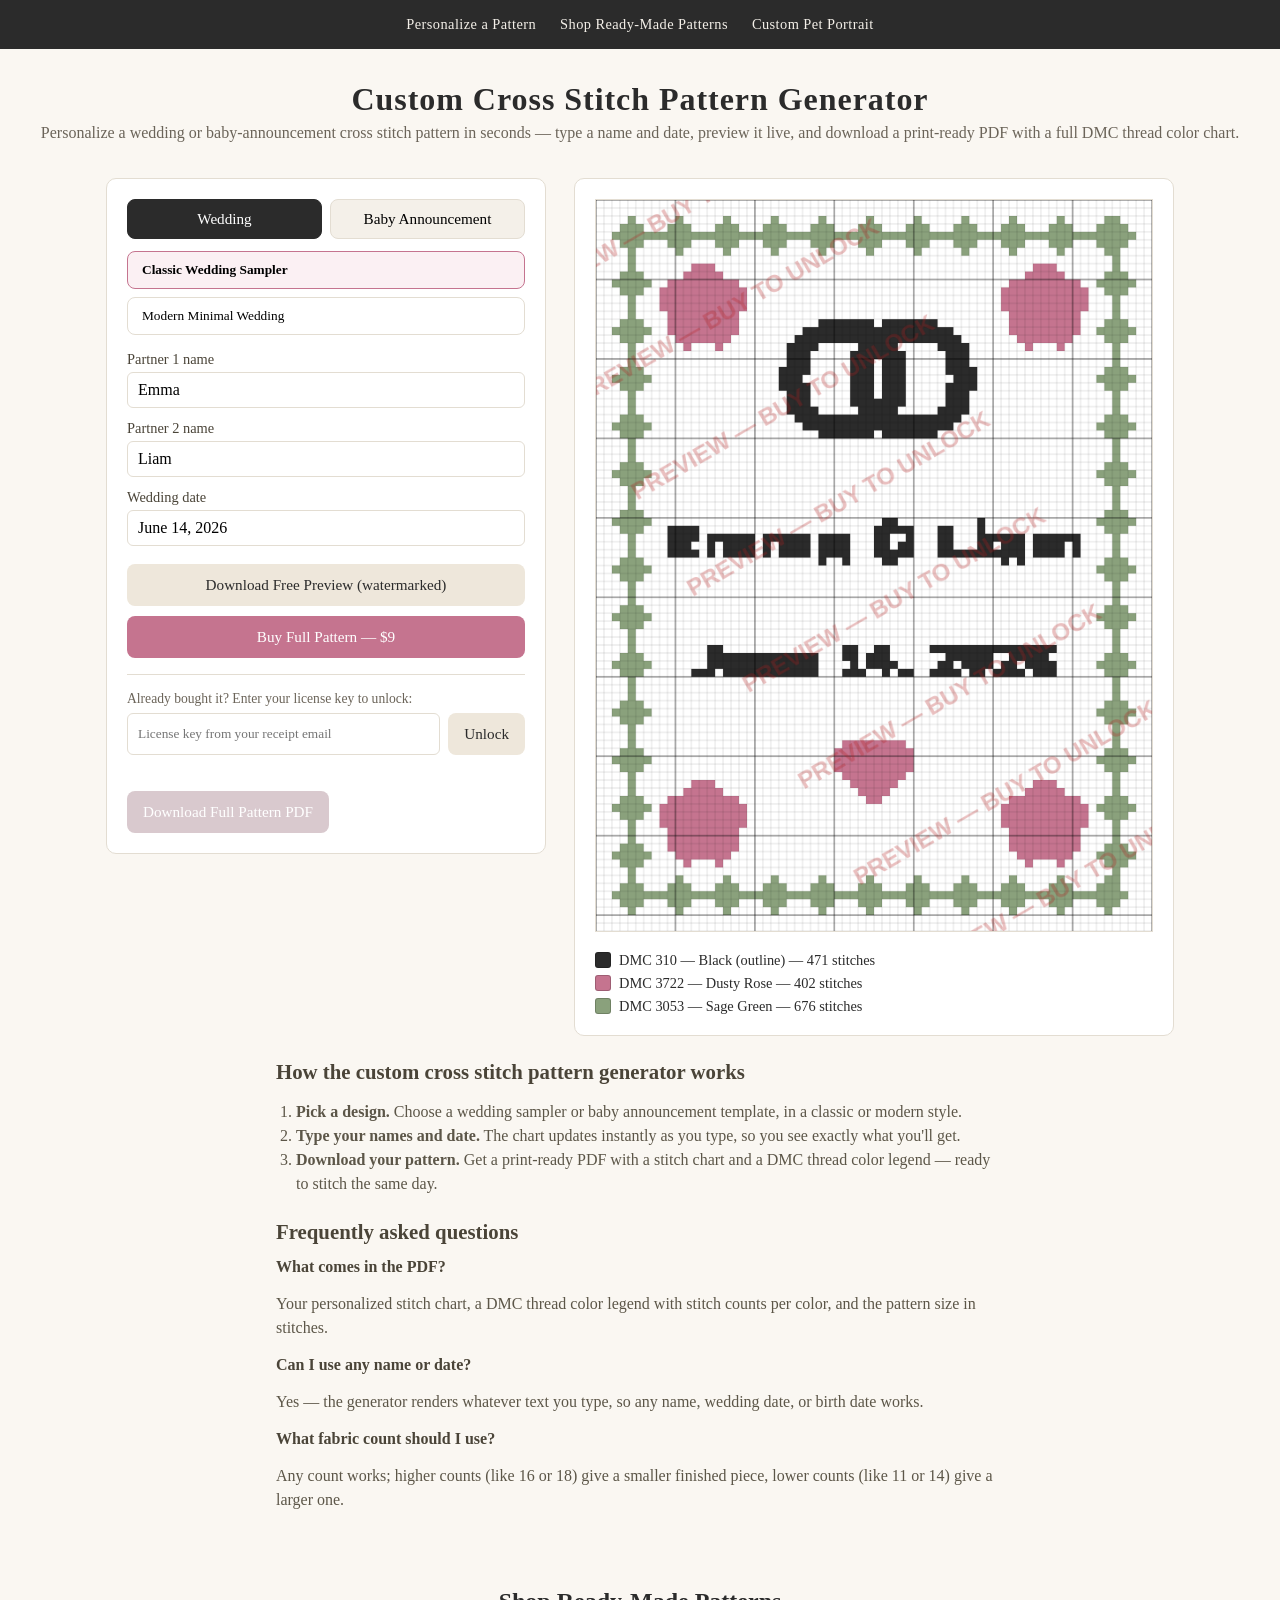
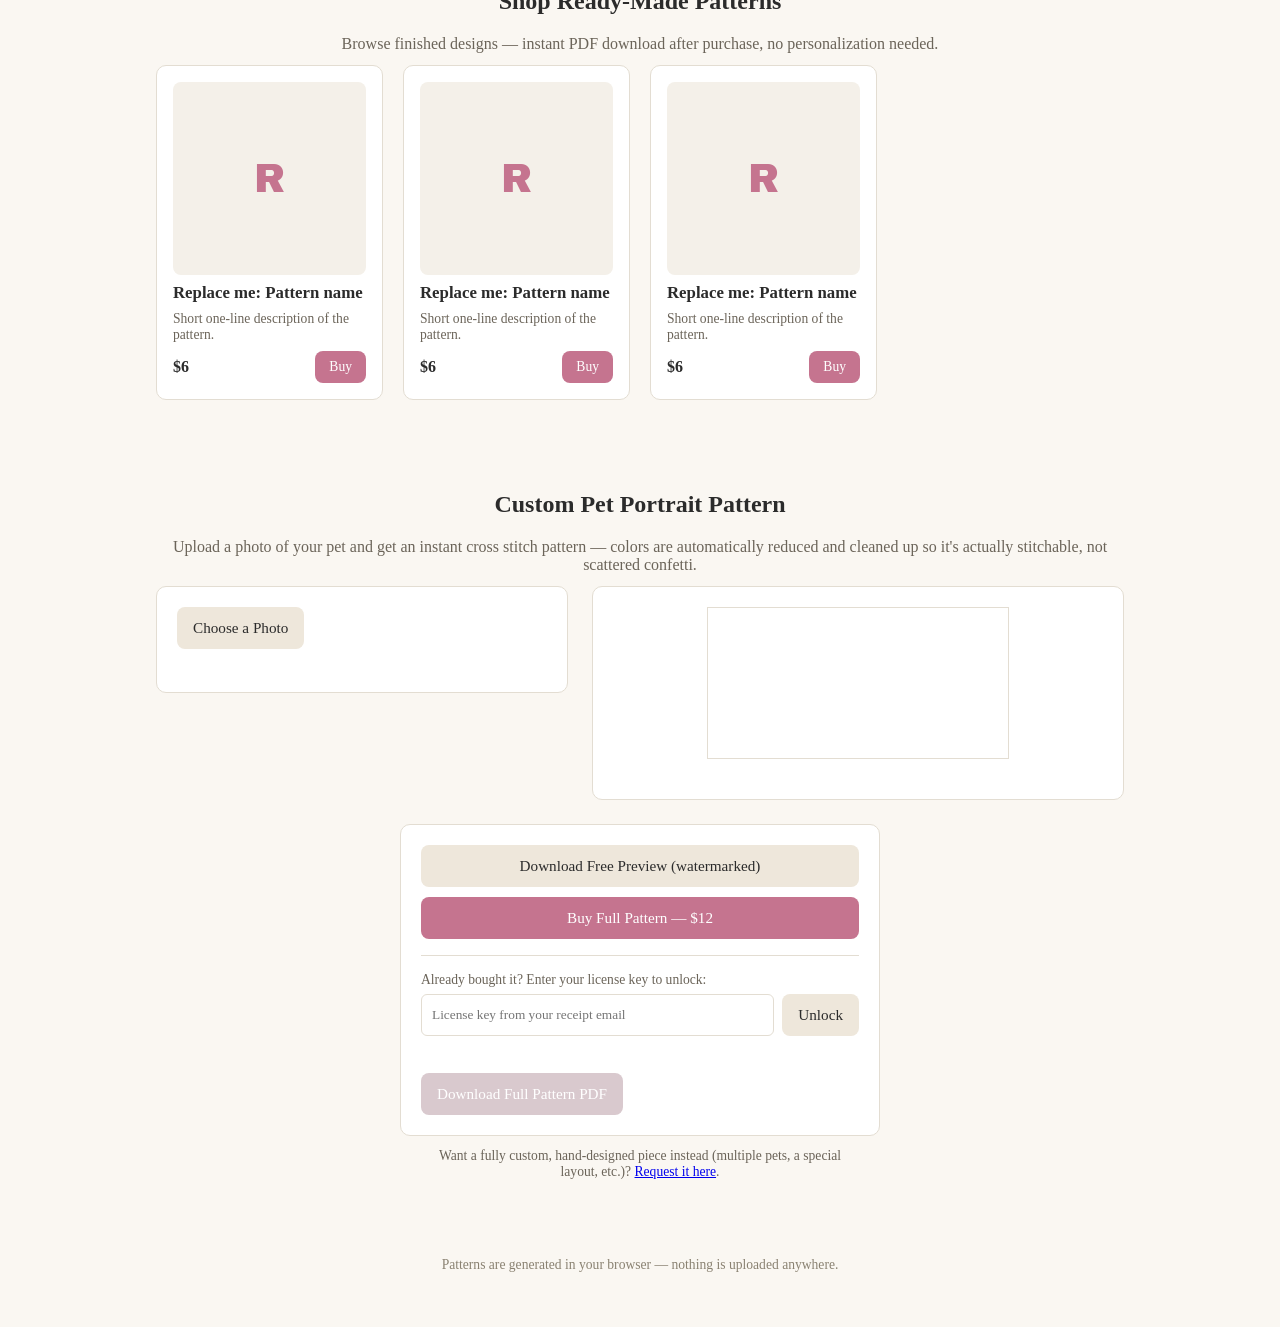
<file: index.html>
<!doctype html>
<html lang="en">
<head>
  <meta charset="UTF-8" />
  <meta name="viewport" content="width=device-width, initial-scale=1.0" />
  <title>Custom Cross Stitch Pattern Generator — Personalized Wedding & Baby Name PDFs | StitchMade</title>
  <meta name="description" content="Type a name and date, pick a wedding or baby-announcement design, and get an instant custom cross stitch pattern PDF with a full DMC thread color chart. No waiting for a designer." />
  <link rel="canonical" href="https://muzzi420.github.io/getscreencloudpc/" />

  <meta property="og:type" content="website" />
  <meta property="og:title" content="Custom Cross Stitch Pattern Generator | StitchMade" />
  <meta property="og:description" content="Personalize a wedding or baby-announcement cross stitch pattern with any name or date and download an instant PDF with DMC colors." />
  <meta property="og:url" content="https://muzzi420.github.io/getscreencloudpc/" />
  <meta name="twitter:card" content="summary" />
  <meta name="twitter:title" content="Custom Cross Stitch Pattern Generator | StitchMade" />
  <meta name="twitter:description" content="Personalize a wedding or baby-announcement cross stitch pattern with any name or date and download an instant PDF with DMC colors." />

  <link rel="stylesheet" href="style.css" />

  <script type="application/ld+json">
  {
    "@context": "https://schema.org",
    "@type": "WebApplication",
    "name": "StitchMade Custom Cross Stitch Pattern Generator",
    "url": "https://muzzi420.github.io/getscreencloudpc/",
    "applicationCategory": "DesignApplication",
    "operatingSystem": "Any (runs in browser)",
    "description": "Generate a personalized wedding or baby-announcement cross stitch pattern PDF instantly by typing a name and date.",
    "offers": {
      "@type": "Offer",
      "priceCurrency": "USD",
      "price": "9"
    }
  }
  </script>
</head>
<body>
  <nav class="site-nav">
    <a href="#personalize">Personalize a Pattern</a>
    <a href="#shop">Shop Ready-Made Patterns</a>
    <a href="#custom-pet">Custom Pet Portrait</a>
  </nav>

  <section id="personalize">
    <header class="site-header">
      <h1>Custom Cross Stitch Pattern Generator</h1>
      <p>Personalize a wedding or baby-announcement cross stitch pattern in seconds — type a name and date, preview it live, and download a print-ready PDF with a full DMC thread color chart.</p>
    </header>

    <main class="layout">
      <section class="controls">
        <div id="category-tabs" class="tabs"></div>
        <div id="template-cards" class="cards"></div>

        <div id="form-fields" class="form"></div>

        <div class="actions">
          <button id="download-preview-btn" class="btn secondary">Download Free Preview (watermarked)</button>
          <a id="buy-link" class="btn primary" target="_blank" rel="noopener">Buy Full Pattern — <span id="price-label"></span></a>
        </div>

        <div class="unlock-box">
          <label for="license-key-input">Already bought it? Enter your license key to unlock:</label>
          <div class="unlock-row">
            <input id="license-key-input" type="text" placeholder="License key from your receipt email" />
            <button id="unlock-btn" class="btn secondary">Unlock</button>
          </div>
          <p id="unlock-status" class="status"></p>
        </div>

        <button id="download-full-btn" class="btn primary" disabled>Download Full Pattern PDF</button>
      </section>

      <section class="preview">
        <canvas id="preview-canvas"></canvas>
        <div id="legend" class="legend"></div>
      </section>
    </main>

    <section class="info-section">
      <h2>How the custom cross stitch pattern generator works</h2>
      <ol>
        <li><strong>Pick a design.</strong> Choose a wedding sampler or baby announcement template, in a classic or modern style.</li>
        <li><strong>Type your names and date.</strong> The chart updates instantly as you type, so you see exactly what you'll get.</li>
        <li><strong>Download your pattern.</strong> Get a print-ready PDF with a stitch chart and a DMC thread color legend — ready to stitch the same day.</li>
      </ol>
    </section>

    <section class="info-section">
      <h2>Frequently asked questions</h2>
      <h3>What comes in the PDF?</h3>
      <p>Your personalized stitch chart, a DMC thread color legend with stitch counts per color, and the pattern size in stitches.</p>
      <h3>Can I use any name or date?</h3>
      <p>Yes — the generator renders whatever text you type, so any name, wedding date, or birth date works.</p>
      <h3>What fabric count should I use?</h3>
      <p>Any count works; higher counts (like 16 or 18) give a smaller finished piece, lower counts (like 11 or 14) give a larger one.</p>
    </section>
  </section>

  <section id="shop" class="shop-section">
    <header class="site-header">
      <h2>Shop Ready-Made Patterns</h2>
      <p>Browse finished designs — instant PDF download after purchase, no personalization needed.</p>
    </header>
    <div id="shop-grid" class="shop-grid"></div>
  </section>

  <section id="custom-pet" class="pet-section">
    <header class="site-header">
      <h2>Custom Pet Portrait Pattern</h2>
      <p>Upload a photo of your pet and get an instant cross stitch pattern — colors are automatically reduced and cleaned up so it's actually stitchable, not scattered confetti.</p>
    </header>

    <div class="pet-tool">
      <div class="pet-upload">
        <label for="pet-photo-input" class="btn secondary">Choose a Photo</label>
        <input id="pet-photo-input" type="file" accept="image/*" hidden />
        <div id="pet-controls" class="pet-controls" style="display:none">
          <label>Pattern size
            <select id="pet-size-select">
              <option value="small">Small (~50 stitches)</option>
              <option value="medium" selected>Medium (~70 stitches)</option>
              <option value="large">Large (~95 stitches)</option>
            </select>
          </label>
          <label>Number of thread colors: <span id="pet-color-count-label">12</span>
            <input id="pet-color-count" type="range" min="6" max="20" value="12" />
          </label>
          <button id="pet-regenerate-btn" class="btn secondary">Regenerate</button>
        </div>
        <p id="pet-status" class="status"></p>
      </div>

      <div class="pet-preview">
        <canvas id="pet-preview-canvas"></canvas>
        <div id="pet-legend" class="legend"></div>
      </div>
    </div>

    <div class="pet-purchase">
      <div class="actions">
        <button id="pet-download-preview-btn" class="btn secondary">Download Free Preview (watermarked)</button>
        <a id="pet-buy-link" class="btn primary" target="_blank" rel="noopener">Buy Full Pattern — <span id="pet-price-label"></span></a>
      </div>

      <div class="unlock-box">
        <label for="pet-license-key-input">Already bought it? Enter your license key to unlock:</label>
        <div class="unlock-row">
          <input id="pet-license-key-input" type="text" placeholder="License key from your receipt email" />
          <button id="pet-unlock-btn" class="btn secondary">Unlock</button>
        </div>
        <p id="pet-unlock-status" class="status"></p>
      </div>

      <button id="pet-download-full-btn" class="btn primary" disabled>Download Full Pattern PDF</button>
    </div>

    <div class="pet-cta">
      <p class="pet-note">Want a fully custom, hand-designed piece instead (multiple pets, a special layout, etc.)? <a id="pet-form-link" target="_blank" rel="noopener">Request it here</a>.</p>
    </div>
  </section>

  <footer class="site-footer">
    <p>Patterns are generated in your browser — nothing is uploaded anywhere.</p>
  </footer>

  <script src="vendor/jspdf.umd.min.js"></script>
  <script src="config.js"></script>
  <script src="motifs.js"></script>
  <script src="textRaster.js"></script>
  <script src="templates.js"></script>
  <script src="renderer.js"></script>
  <script src="pdfExport.js"></script>
  <script src="products.js"></script>
  <script src="shop.js"></script>
  <script src="dmcPalette.js"></script>
  <script src="photoConverter.js"></script>
  <script src="pet.js"></script>
  <script src="app.js"></script>
</body>
</html>
</file>
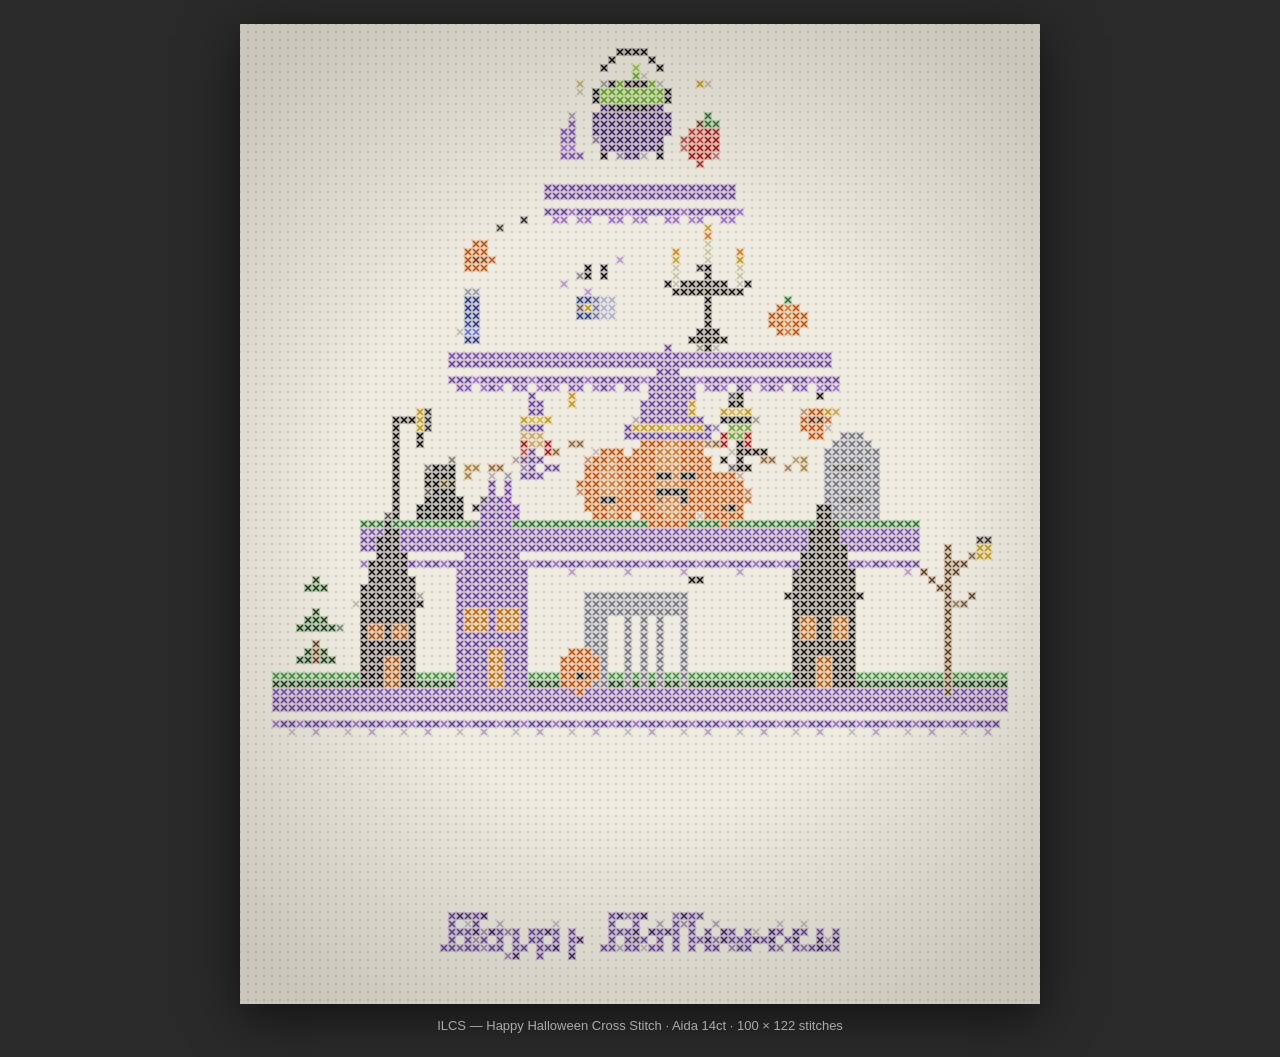
<file: halloween_crossstitch.html>
<!doctype html>
<html lang="en">
<head>
<meta charset="UTF-8">
<title>Happy Halloween — Cross Stitch Finished Piece</title>
<style>
  * { margin: 0; padding: 0; box-sizing: border-box; }
  body {
    background: #2a2a2a;
    display: flex;
    flex-direction: column;
    align-items: center;
    justify-content: center;
    min-height: 100vh;
    font-family: sans-serif;
    padding: 24px;
  }
  canvas {
    display: block;
    max-width: 100%;
    box-shadow: 0 12px 48px rgba(0,0,0,0.6);
  }
  p {
    color: #aaa;
    font-size: 13px;
    margin-top: 14px;
  }
</style>
</head>
<body>
<canvas id="c"></canvas>
<p>ILCS — Happy Halloween Cross Stitch · Aida 14ct · 100 × 122 stitches</p>
<script>
// ─── CANVAS SETUP ───────────────────────────────────────────────────
const W = 800, H = 980;
const S = 8; // stitch cell size in pixels  →  100 × 122 stitches

const canvas = document.getElementById('c');
canvas.width  = W;
canvas.height = H;
const ctx = canvas.getContext('2d');

// ─── COLOUR PALETTE ─────────────────────────────────────────────────
const P = {
  purple      : '#7B4FB8',
  purpleMid   : '#9060CC',
  purpleDark  : '#4E2880',
  purpleLight : '#B880E8',
  purplePale  : '#D8B0F8',
  orange      : '#E06010',
  orangeLight : '#F09040',
  black       : '#181418',
  green       : '#2E8C38',
  greenDark   : '#1A5022',
  greenLight  : '#4AB050',
  lime        : '#78CC28',
  limeBright  : '#A8EE40',
  white       : '#F4F4F0',
  cream       : '#FAF8EE',
  gold        : '#E8B820',
  goldLight   : '#F8D858',
  red         : '#C81C1C',
  redLight    : '#E84040',
  brown       : '#7A4E28',
  brownLight  : '#B07840',
  grey        : '#8888A0',
  greyLight   : '#B8B8C8',
  greyDark    : '#606070',
  blue        : '#3848A0',
  tan         : '#C89848',
  skin        : '#EEC878',
  skinGreen   : '#88C048',
  candleWax   : '#F0EAC8',
  aida        : '#EEEAE0',
  aidaDot     : '#C8C2B2',
};

// hex → [r,g,b]
function rgb(hex) {
  return [parseInt(hex.slice(1,3),16), parseInt(hex.slice(3,5),16), parseInt(hex.slice(5,7),16)];
}
// is pixel near background white?
function isBg(r,g,b) { return r > 228 && g > 225 && b > 215; }

// ─── OFFSCREEN CANVAS (draw the scene here, then convert to stitches)
const off = document.createElement('canvas');
off.width = W; off.height = H;
const oc = off.getContext('2d');

// ────────────────────────────────────────────────────────────────────
// HELPERS
// ────────────────────────────────────────────────────────────────────
function star(c, cx, cy, r1, r2, pts) {
  c.beginPath();
  for (let i = 0; i < pts * 2; i++) {
    const a = (i * Math.PI) / pts - Math.PI / 2;
    const r = i % 2 === 0 ? r2 : r1;
    i === 0 ? c.moveTo(cx + r*Math.cos(a), cy + r*Math.sin(a))
             : c.lineTo(cx + r*Math.cos(a), cy + r*Math.sin(a));
  }
  c.closePath();
  c.fill();
}

function pumpkinFace(c, cx, cy, sc) {
  c.fillStyle = P.black;
  // left eye
  c.beginPath();
  c.moveTo(cx-sc*0.55, cy-sc*0.25);
  c.lineTo(cx-sc*0.25, cy-sc*0.55);
  c.lineTo(cx+sc*0.05, cy-sc*0.25);
  c.closePath(); c.fill();
  // right eye
  c.beginPath();
  c.moveTo(cx+sc*0.25, cy-sc*0.25);
  c.lineTo(cx+sc*0.55, cy-sc*0.55);
  c.lineTo(cx+sc*0.85, cy-sc*0.25);
  c.closePath(); c.fill();
  // jagged mouth
  c.beginPath();
  c.moveTo(cx-sc*0.55, cy+sc*0.15);
  c.lineTo(cx-sc*0.35, cy+sc*0.55);
  c.lineTo(cx-sc*0.15, cy+sc*0.15);
  c.lineTo(cx+sc*0.05, cy+sc*0.55);
  c.lineTo(cx+sc*0.25, cy+sc*0.15);
  c.lineTo(cx+sc*0.45, cy+sc*0.55);
  c.lineTo(cx+sc*0.65, cy+sc*0.15);
  c.fill();
}

function witchHat(c, cx, cy, w, col) {
  c.fillStyle = col;
  // brim
  c.beginPath();
  c.ellipse(cx, cy, w*1.3, w*0.28, 0, 0, Math.PI*2);
  c.fill();
  // cone
  c.beginPath();
  c.moveTo(cx-w, cy);
  c.lineTo(cx, cy-w*2.4);
  c.lineTo(cx+w, cy);
  c.closePath(); c.fill();
  // band
  c.fillStyle = P.gold;
  c.fillRect(cx-w*1.0, cy-10, w*2, 10);
  c.fillStyle = P.goldLight;
  c.fillRect(cx-8, cy-9, 16, 9);
}

function witchFigure(c, bx, by, dir, bodyCol, skinCol) {
  const d = dir === 'right' ? 1 : -1;
  // broom handle
  c.strokeStyle = P.brownLight;
  c.lineWidth = 4;
  c.beginPath();
  c.moveTo(bx - d*52, by+18);
  c.lineTo(bx + d*55, by-14);
  c.stroke();
  // bristles
  c.fillStyle = P.tan;
  c.beginPath();
  c.moveTo(bx - d*52, by+14);
  c.lineTo(bx - d*72, by+6);
  c.lineTo(bx - d*72, by+28);
  c.closePath(); c.fill();

  // robe
  c.fillStyle = bodyCol;
  c.beginPath();
  c.moveTo(bx, by-12);
  c.lineTo(bx - d*14, by+22);
  c.lineTo(bx + d*6, by+22);
  c.closePath(); c.fill();
  // arms
  c.strokeStyle = bodyCol;
  c.lineWidth = 5;
  c.beginPath();
  c.moveTo(bx, by+4);
  c.lineTo(bx + d*22, by+16);
  c.stroke();
  c.beginPath();
  c.moveTo(bx, by+4);
  c.lineTo(bx - d*28, by+2);
  c.stroke();
  // head
  c.fillStyle = skinCol;
  c.beginPath();
  c.arc(bx, by-18, 13, 0, Math.PI*2);
  c.fill();
  // hair
  c.fillStyle = P.red;
  c.beginPath();
  c.moveTo(bx-13, by-18);
  c.lineTo(bx-20, by+4);
  c.lineTo(bx-5, by-6);
  c.closePath(); c.fill();
  c.beginPath();
  c.moveTo(bx+13, by-18);
  c.lineTo(bx+20, by+4);
  c.lineTo(bx+5, by-6);
  c.closePath(); c.fill();
  witchHat(c, bx, by-30, 15, bodyCol);
}

function catFigure(c, cx, cy) {
  c.fillStyle = '#0E0E12';
  // body
  c.beginPath();
  c.ellipse(cx, cy-20, 24, 20, 0, 0, Math.PI*2); c.fill();
  // head
  c.beginPath();
  c.arc(cx, cy-48, 16, 0, Math.PI*2); c.fill();
  // ears
  c.beginPath();
  c.moveTo(cx-16, cy-57); c.lineTo(cx-9, cy-75); c.lineTo(cx-2, cy-58);
  c.closePath(); c.fill();
  c.beginPath();
  c.moveTo(cx+16, cy-57); c.lineTo(cx+9, cy-75); c.lineTo(cx+2, cy-58);
  c.closePath(); c.fill();
  // tail
  c.strokeStyle = '#0E0E12';
  c.lineWidth = 6;
  c.beginPath();
  c.moveTo(cx+24, cy-20);
  c.quadraticCurveTo(cx+50, cy-18, cx+46, cy-46);
  c.stroke();
  // eyes
  c.fillStyle = P.gold;
  c.beginPath();
  c.ellipse(cx-6, cy-50, 5, 4, -0.2, 0, Math.PI*2); c.fill();
  c.beginPath();
  c.ellipse(cx+6, cy-50, 5, 4, 0.2, 0, Math.PI*2); c.fill();
  c.fillStyle = '#0E0E12';
  c.beginPath();
  c.ellipse(cx-6, cy-50, 2, 4, 0, 0, Math.PI*2); c.fill();
  c.beginPath();
  c.ellipse(cx+6, cy-50, 2, 4, 0, 0, Math.PI*2); c.fill();
}

function house(c, x, groundY, w, wallH, roofH, wallCol, winCol) {
  c.fillStyle = wallCol;
  c.fillRect(x - w/2, groundY - wallH, w, wallH);
  // roof
  c.beginPath();
  c.moveTo(x - w/2 - 6, groundY - wallH);
  c.lineTo(x, groundY - wallH - roofH);
  c.lineTo(x + w/2 + 6, groundY - wallH);
  c.closePath(); c.fill();
  // windows
  c.fillStyle = winCol;
  c.fillRect(x - w/2 + 8, groundY - wallH + 14, Math.floor(w*0.28), Math.floor(wallH*0.24));
  c.fillRect(x + w*0.08, groundY - wallH + 14, Math.floor(w*0.28), Math.floor(wallH*0.24));
  // door
  c.fillRect(x - 8, groundY - Math.floor(wallH*0.42), 16, Math.floor(wallH*0.42));
}

function gate(c, cx, groundY) {
  c.fillStyle = P.grey;
  // posts
  c.fillRect(cx-52, groundY-96, 10, 96);
  c.fillRect(cx+42, groundY-96, 10, 96);
  // cross bars
  c.fillRect(cx-52, groundY-96, 104, 10);
  c.fillRect(cx-44, groundY-82, 88, 8);
  // bars with spikes
  for (let bx = cx-38; bx <= cx+38; bx += 14) {
    c.fillRect(bx-3, groundY-82, 6, 82);
    c.beginPath();
    c.moveTo(bx-3, groundY-82);
    c.lineTo(bx, groundY-96);
    c.lineTo(bx+3, groundY-82);
    c.closePath(); c.fill();
  }
}

// ────────────────────────────────────────────────────────────────────
// DRAW SCENE ON OFFSCREEN CANVAS
// ────────────────────────────────────────────────────────────────────
function drawScene() {
  const cx = W / 2;

  // Fill with Aida background (will be replaced by real Aida texture later)
  oc.fillStyle = P.aida;
  oc.fillRect(0, 0, W, H);

  // ── TIER LAYOUT ──────────────────────────────────────────────────
  // 4 tiered shelves, pyramid shape
  const tiers = [
    { l: cx-95,  r: cx+95,  t: 42,  b: 178 },
    { l: cx-190, r: cx+190, t: 195, b: 348 },
    { l: cx-278, r: cx+278, t: 363, b: 528 },
    { l: cx-365, r: cx+365, t: 543, b: 688 },
  ];

  function shelf(tier) {
    const { l, r, b } = tier;
    // Main bar
    oc.fillStyle = P.purple;
    oc.fillRect(l, b-20, r-l, 20);
    // Highlight stripe
    oc.fillStyle = P.purpleMid;
    oc.fillRect(l, b-20, r-l, 6);
    // Scallops below
    const sr = 14;
    oc.fillStyle = P.purple;
    for (let x = l + sr; x < r; x += sr * 2) {
      oc.beginPath();
      oc.arc(x, b + sr*0.35, sr, 0, Math.PI);
      oc.fill();
    }
    // Scallop highlight tops
    oc.fillStyle = P.purpleMid;
    for (let x = l + sr; x < r; x += sr * 2) {
      oc.beginPath();
      oc.arc(x, b + sr*0.35, sr, 0.1, Math.PI-0.1);
      oc.lineWidth = 3;
      oc.strokeStyle = P.purpleLight;
      oc.stroke();
    }
  }
  tiers.forEach(shelf);

  // ── TIER 1 TOP — Cauldron, Apple, Bottles, Stars ─────────────────
  const t1 = tiers[0], base1 = t1.b - 20;

  // Stars
  oc.fillStyle = P.gold;
  [[cx,   t1.t+12], [cx-58, t1.t+22], [cx+62, t1.t+18], [cx-25, t1.t+6]].forEach(([sx,sy]) => {
    star(oc, sx, sy, 3, 7, 4);
  });

  // Cauldron
  const calx = cx-8, caly = base1 - 72;
  // Legs
  oc.fillStyle = P.black;
  oc.fillRect(calx-32, caly+32, 9, 22);
  oc.fillRect(calx+23, caly+32, 9, 22);
  oc.fillRect(calx-5, caly+36, 9, 18);
  // Body
  oc.fillStyle = P.purpleDark;
  oc.beginPath();
  oc.ellipse(calx, caly+16, 40, 32, 0, 0, Math.PI*2); oc.fill();
  // Rim (black)
  oc.fillStyle = P.black;
  oc.beginPath();
  oc.ellipse(calx, caly-14, 44, 14, 0, 0, Math.PI*2); oc.fill();
  // Potion surface (lime)
  oc.fillStyle = P.lime;
  oc.beginPath();
  oc.ellipse(calx, caly-14, 36, 11, 0, 0, Math.PI*2); oc.fill();
  // Bubbles above
  oc.fillStyle = P.lime;
  [[calx-12, caly-28], [calx+7, caly-34], [calx+22, caly-24]].forEach(([bx,by]) => {
    oc.beginPath(); oc.arc(bx, by, 5, 0, Math.PI*2); oc.fill();
  });
  oc.fillStyle = P.limeBright;
  [[calx+1, caly-42], [calx+17, caly-46]].forEach(([bx,by]) => {
    oc.beginPath(); oc.arc(bx, by, 4, 0, Math.PI*2); oc.fill();
  });
  // Handle arc
  oc.strokeStyle = P.black;
  oc.lineWidth = 6;
  oc.beginPath();
  oc.arc(calx, caly-28, 30, Math.PI+0.25, -0.25);
  oc.stroke();

  // Apple
  const apx = cx+62, apy = base1 - 38;
  oc.fillStyle = P.red;
  oc.beginPath();
  oc.ellipse(apx, apy, 18, 21, 0, 0, Math.PI*2); oc.fill();
  oc.fillStyle = P.redLight;
  oc.beginPath();
  oc.ellipse(apx-5, apy-8, 6, 9, -0.3, 0, Math.PI*2); oc.fill();
  oc.fillStyle = P.brown;
  oc.fillRect(apx-2, apy-25, 4, 11);
  oc.fillStyle = P.green;
  oc.beginPath();
  oc.ellipse(apx+7, apy-23, 9, 5, 0.5, 0, Math.PI*2); oc.fill();

  // Potion bottle left
  const pb1x = cx-70, pb1y = base1 - 48;
  oc.fillStyle = P.purpleMid;
  oc.fillRect(pb1x-7, pb1y-6, 14, 26);
  oc.beginPath();
  oc.ellipse(pb1x, pb1y+20, 12, 9, 0, 0, Math.PI*2); oc.fill();
  oc.fillRect(pb1x-4, pb1y-16, 8, 12);
  oc.fillStyle = P.greyLight;
  oc.fillRect(pb1x-5, pb1y-22, 10, 7);
  oc.fillStyle = P.purpleLight;
  oc.beginPath();
  oc.ellipse(pb1x, pb1y+14, 8, 6, 0, 0, Math.PI*2); oc.fill();

  // ── TIER 2 — Ghost, Candelabra, Pumpkin ──────────────────────────
  const t2 = tiers[1], base2 = t2.b - 20;

  // Potion bottle far left
  const pb2x = t2.l+22, pb2y = base2 - 38;
  oc.fillStyle = P.blue;
  oc.fillRect(pb2x-7, pb2y-8, 14, 30);
  oc.beginPath();
  oc.ellipse(pb2x, pb2y+22, 12, 9, 0, 0, Math.PI*2); oc.fill();
  oc.fillRect(pb2x-5, pb2y-18, 10, 12);
  oc.fillStyle = P.greyLight;
  oc.fillRect(pb2x-5, pb2y-24, 10, 7);
  oc.fillStyle = '#7888FF';
  oc.beginPath();
  oc.ellipse(pb2x, pb2y+16, 8, 6, 0, 0, Math.PI*2); oc.fill();

  // Ghost
  const gx = cx-45, gy = t2.t + 58;
  oc.fillStyle = '#E8E8F5';
  // head dome
  oc.beginPath();
  oc.arc(gx, gy, 26, Math.PI, 0); oc.fill();
  // body
  oc.fillRect(gx-26, gy, 52, 42);
  // wavy bottom cut using Aida bg colour
  oc.fillStyle = P.aida;
  const waveY = gy + 42;
  oc.beginPath();
  oc.moveTo(gx-26, waveY);
  oc.quadraticCurveTo(gx-19, waveY+14, gx-10, waveY);
  oc.quadraticCurveTo(gx-2,  waveY+14, gx+8,  waveY);
  oc.quadraticCurveTo(gx+16, waveY+14, gx+26, waveY);
  oc.lineTo(gx+26, waveY+18);
  oc.lineTo(gx-26, waveY+18);
  oc.closePath(); oc.fill();
  // eyes
  oc.fillStyle = '#181020';
  oc.beginPath(); oc.ellipse(gx-9, gy-4, 6, 8, 0, 0, Math.PI*2); oc.fill();
  oc.beginPath(); oc.ellipse(gx+9, gy-4, 6, 8, 0, 0, Math.PI*2); oc.fill();
  // squiggle decoration
  oc.strokeStyle = P.purplePale;
  oc.lineWidth = 2;
  oc.beginPath();
  oc.moveTo(gx-14, gy+18);
  oc.quadraticCurveTo(gx-7, gy+12, gx, gy+18);
  oc.quadraticCurveTo(gx+7, gy+24, gx+14, gy+18);
  oc.stroke();
  // book
  oc.fillStyle = P.blue;
  oc.fillRect(gx-20, gy+20, 40, 26);
  oc.fillStyle = '#9090CC';
  oc.fillRect(gx-2, gy+20, 4, 26);
  oc.fillStyle = '#D0D0F0';
  oc.fillRect(gx+2, gy+22, 16, 22);
  oc.fillStyle = P.gold;
  star(oc, gx-10, gy+32, 3, 6, 5);
  // surrounding stars
  oc.fillStyle = P.purplePale;
  [[gx+28, gy-18], [gx-32, gy+8]].forEach(([sx,sy]) => star(oc, sx, sy, 3, 6, 5));

  // Candelabra
  const cnx = cx+68, cny = base2 - 82;
  oc.fillStyle = P.black;
  oc.fillRect(cnx-3, cny, 6, 70);
  oc.beginPath(); oc.ellipse(cnx, cny+70, 20, 9, 0, 0, Math.PI*2); oc.fill();
  oc.fillRect(cnx-34, cny+18, 68, 5);
  oc.fillRect(cnx-24, cny+10, 48, 5);
  [[cnx-34, cny+18], [cnx, cny], [cnx+34, cny+18]].forEach(([cx2, cy2]) => {
    // cup
    oc.fillStyle = P.black;
    oc.beginPath(); oc.ellipse(cx2, cy2-2, 8, 5, 0, 0, Math.PI*2); oc.fill();
    // wax
    oc.fillStyle = P.candleWax;
    oc.fillRect(cx2-5, cy2-30, 10, 28);
    // flame
    oc.fillStyle = P.gold;
    oc.beginPath(); oc.ellipse(cx2, cy2-34, 5, 8, 0, 0, Math.PI*2); oc.fill();
    oc.fillStyle = '#FF9030';
    oc.beginPath(); oc.ellipse(cx2, cy2-36, 2.5, 5, 0, 0, Math.PI*2); oc.fill();
  });

  // Pumpkin on shelf right
  const sp1x = cx+148, sp1y = base2-32;
  oc.fillStyle = P.orange;
  oc.beginPath(); oc.ellipse(sp1x, sp1y, 18, 20, 0, 0, Math.PI*2); oc.fill();
  oc.fillStyle = P.orangeLight;
  oc.beginPath(); oc.ellipse(sp1x, sp1y, 5, 16, 0, 0, Math.PI*2); oc.fill();
  oc.fillStyle = P.green;
  oc.fillRect(sp1x-2, sp1y-24, 4, 10);

  // Hanging orange pumpkin left (from tier-1 overhang)
  const hp1x = t2.l+28, hp1y = t2.t + 22;
  oc.strokeStyle = P.black; oc.lineWidth = 2;
  oc.beginPath();
  oc.moveTo(t1.l-5, t1.b+14);
  oc.lineTo(hp1x, hp1y-4);
  oc.stroke();
  oc.fillStyle = P.orange;
  oc.beginPath(); oc.ellipse(hp1x, hp1y+18, 15, 17, 0, 0, Math.PI*2); oc.fill();
  pumpkinFace(oc, hp1x, hp1y+18, 10);

  // ── TIER 3 — Witches, Cat, Pumpkins, Tombstone ───────────────────
  const t3 = tiers[2], base3 = t3.b - 20;

  // Street lamp far left
  const slx = t3.l+34, sly = base3;
  oc.fillStyle = P.black;
  oc.fillRect(slx-3, t3.t+28, 6, sly-t3.t-28);
  oc.fillRect(slx-3, t3.t+28, 30, 6);
  oc.fillRect(slx+20, t3.t+22, 6, 38);
  oc.fillStyle = '#3A3A3A';
  oc.fillRect(slx+17, t3.t+22, 16, 26);
  oc.fillStyle = P.gold;
  oc.fillRect(slx+19, t3.t+24, 12, 22);

  // Black cat
  catFigure(oc, t3.l+80, base3);

  // Potion bottle on ground
  const pb3x = cx-130, pb3y = base3-38;
  oc.fillStyle = '#8848C8';
  oc.fillRect(pb3x-6, pb3y-8, 12, 28);
  oc.beginPath(); oc.ellipse(pb3x, pb3y+20, 11, 8, 0, 0, Math.PI*2); oc.fill();
  oc.fillRect(pb3x-4, pb3y-18, 8, 12);
  oc.fillStyle = P.greyLight;
  oc.fillRect(pb3x-4, pb3y-24, 8, 7);

  // Left witch (purple)
  witchFigure(oc, cx-105, t3.t+68, 'right', P.purple, P.skin);

  // Right witch (black)
  witchFigure(oc, cx+98, t3.t+62, 'left', P.black, P.skinGreen);

  // Grass strip
  oc.fillStyle = P.greenDark;
  oc.fillRect(t3.l, base3-10, t3.r-t3.l, 10);
  oc.fillStyle = P.green;
  oc.fillRect(t3.l, base3-10, t3.r-t3.l, 5);

  // Three pumpkins centre-right
  // Big one with witch hat
  const bigPx = cx+30, bigPy = base3-52;
  oc.fillStyle = P.orange;
  oc.beginPath(); oc.ellipse(bigPx, bigPy, 44, 50, 0, 0, Math.PI*2); oc.fill();
  oc.fillStyle = P.orangeLight;
  oc.beginPath(); oc.ellipse(bigPx, bigPy, 14, 44, 0, 0, Math.PI*2); oc.fill();
  pumpkinFace(oc, bigPx, bigPy+6, 32);
  witchHat(oc, bigPx, bigPy-48, 38, P.purple);

  // Left medium pumpkin
  const lPx = cx-28, lPy = base3-46;
  oc.fillStyle = P.orange;
  oc.beginPath(); oc.ellipse(lPx, lPy, 32, 38, 0, 0, Math.PI*2); oc.fill();
  oc.fillStyle = P.orangeLight;
  oc.beginPath(); oc.ellipse(lPx, lPy, 9, 32, 0, 0, Math.PI*2); oc.fill();
  pumpkinFace(oc, lPx, lPy+4, 24);

  // Small right pumpkin
  const rPx = cx+85, rPy = base3-34;
  oc.fillStyle = P.orange;
  oc.beginPath(); oc.ellipse(rPx, rPy, 24, 28, 0, 0, Math.PI*2); oc.fill();
  pumpkinFace(oc, rPx, rPy+3, 18);

  // Tombstone
  const tmx = cx+212, tmy = base3;
  oc.fillStyle = P.grey;
  oc.fillRect(tmx-27, tmy-72, 54, 58);
  oc.beginPath(); oc.arc(tmx, tmy-72, 27, Math.PI, 0); oc.fill();
  oc.fillStyle = P.greyDark;
  oc.fillRect(tmx-16, tmy-64, 32, 4);
  oc.fillRect(tmx-16, tmy-54, 32, 4);
  oc.fillRect(tmx-16, tmy-44, 32, 4);
  oc.fillRect(tmx-10, tmy-34, 20, 4);

  // Floating stars
  oc.fillStyle = P.gold;
  [[cx-68, t3.t+14], [cx+52, t3.t+22], [cx+190, t3.t+28]].forEach(([sx,sy]) => star(oc, sx, sy, 4, 8, 5));

  // Hanging pumpkin right (tier2 → tier3)
  const hp2x = cx+175, hp2y = t3.t+18;
  oc.strokeStyle = P.black; oc.lineWidth = 2;
  oc.beginPath();
  oc.moveTo(t2.r+5, t2.b+14);
  oc.lineTo(hp2x, hp2y-4); oc.stroke();
  oc.fillStyle = P.orange;
  oc.beginPath(); oc.ellipse(hp2x, hp2y+18, 14, 16, 0, 0, Math.PI*2); oc.fill();
  pumpkinFace(oc, hp2x, hp2y+18, 10);

  // ── TIER 4 BOTTOM — Village ──────────────────────────────────────
  const t4 = tiers[3], base4 = t4.b - 20;

  // Grass
  oc.fillStyle = P.greenDark;
  oc.fillRect(t4.l, base4-16, t4.r-t4.l, 16);
  oc.fillStyle = P.greenLight;
  oc.fillRect(t4.l, base4-16, t4.r-t4.l, 6);

  // Pine tree far left
  const ptx = t4.l+42, pty = base4;
  [[ptx, pty-48, 30, 24], [ptx, pty-85, 24, 22], [ptx, pty-118, 18, 20]].forEach(([x,y,w,h]) => {
    oc.fillStyle = P.greenDark;
    oc.beginPath();
    oc.moveTo(x,   y);
    oc.lineTo(x-w, y+h);
    oc.lineTo(x+w, y+h);
    oc.closePath(); oc.fill();
  });
  oc.fillStyle = P.brown;
  oc.fillRect(ptx-5, pty-48, 10, 22);

  // Dark house left
  house(oc, t4.l+115, base4, 58, 82, 98, P.black, '#C06018');

  // Purple house
  house(oc, t4.l+218, base4, 68, 98, 118, P.purple, '#E08018');

  // Gate centre
  gate(oc, cx, base4);

  // Spider
  const spidx = cx+58, spidy = t3.b+28;
  oc.strokeStyle = '#888888'; oc.lineWidth = 1;
  oc.beginPath(); oc.moveTo(spidx, t3.b+2); oc.lineTo(spidx, spidy-8); oc.stroke();
  oc.fillStyle = P.black;
  oc.beginPath(); oc.ellipse(spidx, spidy, 9, 7, 0, 0, Math.PI*2); oc.fill();
  oc.strokeStyle = P.black; oc.lineWidth = 1.5;
  [[-0.9,-0.3],[-0.5,0.4],[0.5,0.4],[0.9,-0.3]].forEach(([ax,ay]) => {
    oc.beginPath();
    oc.moveTo(spidx, spidy);
    oc.lineTo(spidx+ax*18, spidy+ay*10); oc.stroke();
    oc.beginPath();
    oc.moveTo(spidx, spidy);
    oc.lineTo(spidx-ax*18, spidy+ay*10); oc.stroke();
  });

  // Right haunted house
  house(oc, cx+185, base4, 68, 88, 112, P.black, '#D07018');

  // Dead tree far right
  const dtx = t4.r-58, dty = base4;
  oc.strokeStyle = P.brown; oc.lineWidth = 9; oc.lineCap = 'round';
  oc.beginPath(); oc.moveTo(dtx, dty); oc.lineTo(dtx, dty-140); oc.stroke();
  oc.lineWidth = 5;
  [[dtx, dty-115, dtx+36, dty-140],
   [dtx, dty-98,  dtx-30, dty-124],
   [dtx, dty-78,  dtx+26, dty-96],
   [dtx, dty-118, dtx+14, dty-134]].forEach(([x1,y1,x2,y2]) => {
    oc.beginPath(); oc.moveTo(x1,y1); oc.lineTo(x2,y2); oc.stroke();
  });
  // Lantern
  oc.fillStyle = '#3A3A3A';
  oc.fillRect(dtx+30, dty-152, 18, 24);
  oc.fillStyle = P.gold;
  oc.fillRect(dtx+32, dty-150, 14, 20);

  // Small pumpkin near gate
  oc.fillStyle = P.orange;
  oc.beginPath(); oc.ellipse(cx-60, base4-22, 20, 24, 0, 0, Math.PI*2); oc.fill();
  pumpkinFace(oc, cx-60, base4-22, 16);

  // ── HAPPY HALLOWEEN TEXT ─────────────────────────────────────────
  oc.fillStyle = P.purpleDark;
  oc.font = 'italic bold 54px Georgia, serif';
  oc.textAlign = 'center';
  oc.fillText('Happy Halloween', cx+2, H - 52);
  oc.fillStyle = P.purple;
  oc.fillText('Happy Halloween', cx, H - 54);
}

drawScene();

// ────────────────────────────────────────────────────────────────────
// CROSS-STITCH RENDER
// ────────────────────────────────────────────────────────────────────

// 1. Draw Aida fabric background
ctx.fillStyle = '#EEEBE0';
ctx.fillRect(0, 0, W, H);

// Aida hole grid (tiny dots every S pixels)
ctx.fillStyle = 'rgba(170,160,140,0.45)';
for (let y = 0; y <= H; y += S) {
  for (let x = 0; x <= W; x += S) {
    ctx.beginPath();
    ctx.arc(x, y, 0.9, 0, Math.PI * 2);
    ctx.fill();
  }
}

// Subtle warp/weft lines (very faint)
ctx.strokeStyle = 'rgba(200,192,175,0.22)';
ctx.lineWidth = 0.5;
for (let y = 0; y <= H; y += S) {
  ctx.beginPath(); ctx.moveTo(0, y); ctx.lineTo(W, y); ctx.stroke();
}
for (let x = 0; x <= W; x += S) {
  ctx.beginPath(); ctx.moveTo(x, 0); ctx.lineTo(x, H); ctx.stroke();
}

// 2. Sample offscreen and render X stitches
const imgData = oc.getImageData(0, 0, W, H).data;

ctx.lineCap = 'round';

for (let row = 0; row < Math.floor(H / S); row++) {
  for (let col = 0; col < Math.floor(W / S); col++) {
    // Sample centre of cell
    const px = Math.min(col * S + Math.floor(S / 2), W - 1);
    const py = Math.min(row * S + Math.floor(S / 2), H - 1);
    const i = (py * W + px) * 4;
    const r = imgData[i], g = imgData[i+1], b = imgData[i+2];

    if (isBg(r, g, b)) continue; // leave as bare Aida

    // Light wash fill
    ctx.fillStyle = `rgba(${r},${g},${b},0.2)`;
    ctx.fillRect(col * S, row * S, S, S);

    // Draw X stitch — slight darkening for thread look
    const dr = Math.round(r * 0.82);
    const dg = Math.round(g * 0.82);
    const db = Math.round(b * 0.82);
    ctx.strokeStyle = `rgb(${dr},${dg},${db})`;
    ctx.lineWidth = 1.6;

    const x0 = col * S + 1.5, y0 = row * S + 1.5;
    const x1 = col * S + S - 1.5, y1 = row * S + S - 1.5;

    ctx.beginPath(); ctx.moveTo(x0, y0); ctx.lineTo(x1, y1); ctx.stroke();
    ctx.beginPath(); ctx.moveTo(x1, y0); ctx.lineTo(x0, y1); ctx.stroke();
  }
}

// 3. Edge vignette (makes it look like real fabric)
const vg = ctx.createRadialGradient(W/2, H/2, Math.min(W,H)*0.38, W/2, H/2, Math.min(W,H)*0.74);
vg.addColorStop(0, 'rgba(0,0,0,0)');
vg.addColorStop(1, 'rgba(40,32,20,0.18)');
ctx.fillStyle = vg;
ctx.fillRect(0, 0, W, H);

</script>
</body>
</html>
</file>
<file: style.css>
@font-face {
  font-family: 'StitchBlock';
  src: url('vendor/fonts/archivo-black.woff2') format('woff2');
  font-weight: 400;
  font-style: normal;
  font-display: block;
}

:root {
  --ink: #2b2b2b;
  --rose: #c5748f;
  --sage: #8aa17c;
  --bg: #faf7f2;
  --card-bg: #ffffff;
  --border: #e3ddd2;
}

* { box-sizing: border-box; }

html {
  scroll-behavior: smooth;
}

body {
  margin: 0;
  font-family: Georgia, 'Times New Roman', serif;
  background: var(--bg);
  color: var(--ink);
}

.site-nav {
  display: flex;
  justify-content: center;
  gap: 24px;
  flex-wrap: wrap;
  padding: 16px;
  background: var(--ink);
}

.site-nav a {
  color: #f4f0e9;
  text-decoration: none;
  font-size: 0.9rem;
  letter-spacing: 0.03em;
}

.site-nav a:hover {
  color: var(--rose);
}

.shop-section,
.pet-section {
  max-width: 1000px;
  margin: 0 auto;
  padding-bottom: 40px;
}

.shop-grid {
  display: grid;
  grid-template-columns: repeat(auto-fill, minmax(220px, 1fr));
  gap: 20px;
  padding: 0 16px;
}

.product-card {
  background: var(--card-bg);
  border: 1px solid var(--border);
  border-radius: 10px;
  padding: 16px;
  display: flex;
  flex-direction: column;
  gap: 8px;
}

.product-image {
  width: 100%;
  aspect-ratio: 1 / 1;
  border-radius: 8px;
  overflow: hidden;
  background: #f4f0e9;
  display: flex;
  align-items: center;
  justify-content: center;
}

.product-image img {
  width: 100%;
  height: 100%;
  object-fit: cover;
}

.product-image.placeholder {
  font-size: 2.5rem;
  color: var(--rose);
  font-family: 'StitchBlock', Arial, sans-serif;
}

.product-card h3 {
  margin: 0;
  font-size: 1.05rem;
}

.product-desc {
  margin: 0;
  font-size: 0.85rem;
  color: #6b6459;
  flex: 1;
}

.product-footer {
  display: flex;
  align-items: center;
  justify-content: space-between;
}

.product-price {
  font-weight: bold;
}

.btn.small {
  padding: 8px 14px;
  font-size: 0.85rem;
}

.pet-cta {
  text-align: center;
  padding: 0 16px;
}

.pet-note {
  margin: 12px auto 0;
  max-width: 420px;
  font-size: 0.85rem;
  color: #6b6459;
}

.site-header {
  text-align: center;
  padding: 32px 16px 12px;
}

.site-header h1 {
  margin: 0 0 6px;
  font-size: 2rem;
  letter-spacing: 0.03em;
}

.site-header p {
  margin: 0;
  color: #6b6459;
}

.layout {
  display: flex;
  flex-wrap: wrap;
  gap: 28px;
  max-width: 1100px;
  margin: 24px auto;
  padding: 0 16px;
  align-items: flex-start;
}

.controls {
  flex: 1 1 340px;
  min-width: 300px;
  background: var(--card-bg);
  border: 1px solid var(--border);
  border-radius: 10px;
  padding: 20px;
}

.tabs {
  display: flex;
  gap: 8px;
  margin-bottom: 12px;
}

.tab {
  flex: 1;
  padding: 10px;
  border: 1px solid var(--border);
  background: #f4f0e9;
  border-radius: 8px;
  cursor: pointer;
  font-family: inherit;
  font-size: 0.95rem;
}

.tab.active {
  background: var(--ink);
  color: #fff;
  border-color: var(--ink);
}

.cards {
  display: flex;
  flex-direction: column;
  gap: 8px;
  margin-bottom: 16px;
}

.card {
  text-align: left;
  padding: 10px 14px;
  border: 1px solid var(--border);
  background: #fff;
  border-radius: 8px;
  cursor: pointer;
  font-family: inherit;
}

.card.active {
  border-color: var(--rose);
  background: #fbf0f3;
  font-weight: bold;
}

.form {
  display: flex;
  flex-direction: column;
  gap: 12px;
  margin-bottom: 18px;
}

.form label {
  display: flex;
  flex-direction: column;
  gap: 4px;
  font-size: 0.9rem;
  color: #4a4438;
}

.form input {
  font-family: inherit;
  font-size: 1rem;
  padding: 8px 10px;
  border: 1px solid var(--border);
  border-radius: 6px;
}

.actions {
  display: flex;
  flex-direction: column;
  gap: 10px;
  margin-bottom: 16px;
}

.btn {
  display: inline-block;
  text-align: center;
  padding: 12px 16px;
  border-radius: 8px;
  border: none;
  cursor: pointer;
  font-family: inherit;
  font-size: 0.95rem;
  text-decoration: none;
}

.btn.primary {
  background: var(--rose);
  color: #fff;
}

.btn.primary:disabled {
  background: #d9c9ce;
  cursor: not-allowed;
}

.btn.secondary {
  background: #eee7db;
  color: var(--ink);
}

.unlock-box {
  border-top: 1px solid var(--border);
  padding-top: 14px;
  margin-bottom: 14px;
}

.unlock-box label {
  font-size: 0.85rem;
  color: #6b6459;
}

.unlock-row {
  display: flex;
  gap: 8px;
  margin-top: 6px;
}

.unlock-row input {
  flex: 1;
  padding: 8px 10px;
  border: 1px solid var(--border);
  border-radius: 6px;
  font-family: inherit;
}

.status {
  min-height: 1.2em;
  font-size: 0.85rem;
  margin: 6px 0 0;
}

.status.ok { color: #4b7a4f; }
.status.error { color: #a13b3b; }

.preview {
  flex: 1 1 500px;
  min-width: 320px;
  background: var(--card-bg);
  border: 1px solid var(--border);
  border-radius: 10px;
  padding: 20px;
  text-align: center;
}

#preview-canvas {
  max-width: 100%;
  border: 1px solid var(--border);
}

.legend {
  margin-top: 16px;
  text-align: left;
  display: flex;
  flex-direction: column;
  gap: 6px;
}

.legend-row {
  display: flex;
  align-items: center;
  gap: 8px;
  font-size: 0.9rem;
}

.swatch {
  width: 16px;
  height: 16px;
  border-radius: 3px;
  border: 1px solid rgba(0,0,0,0.2);
  display: inline-block;
}

.info-section {
  max-width: 760px;
  margin: 24px auto;
  padding: 0 16px;
  color: #4a4438;
}

.info-section h2 {
  font-size: 1.3rem;
  margin-bottom: 10px;
}

.info-section h3 {
  font-size: 1rem;
  margin: 14px 0 4px;
}

.info-section p,
.info-section li {
  line-height: 1.5;
  color: #5c5648;
}

.info-section ol {
  padding-left: 20px;
}

.site-footer {
  text-align: center;
  padding: 24px 16px 40px;
  color: #8a8272;
  font-size: 0.85rem;
}

.pet-tool {
  display: flex;
  flex-wrap: wrap;
  gap: 24px;
  max-width: 1000px;
  margin: 0 auto;
  padding: 0 16px;
  align-items: flex-start;
}

.pet-upload {
  flex: 1 1 280px;
  background: var(--card-bg);
  border: 1px solid var(--border);
  border-radius: 10px;
  padding: 20px;
}

.pet-controls {
  display: flex;
  flex-direction: column;
  gap: 14px;
  margin-top: 16px;
}

.pet-controls label {
  display: flex;
  flex-direction: column;
  gap: 4px;
  font-size: 0.9rem;
  color: #4a4438;
}

.pet-controls select,
.pet-controls input[type='range'] {
  font-family: inherit;
}

.pet-preview {
  flex: 1 1 400px;
  background: var(--card-bg);
  border: 1px solid var(--border);
  border-radius: 10px;
  padding: 20px;
  text-align: center;
}

.pet-preview canvas {
  max-width: 100%;
  border: 1px solid var(--border);
}

.pet-purchase {
  max-width: 480px;
  margin: 24px auto 0;
  padding: 20px;
  background: var(--card-bg);
  border: 1px solid var(--border);
  border-radius: 10px;
}
</file>
